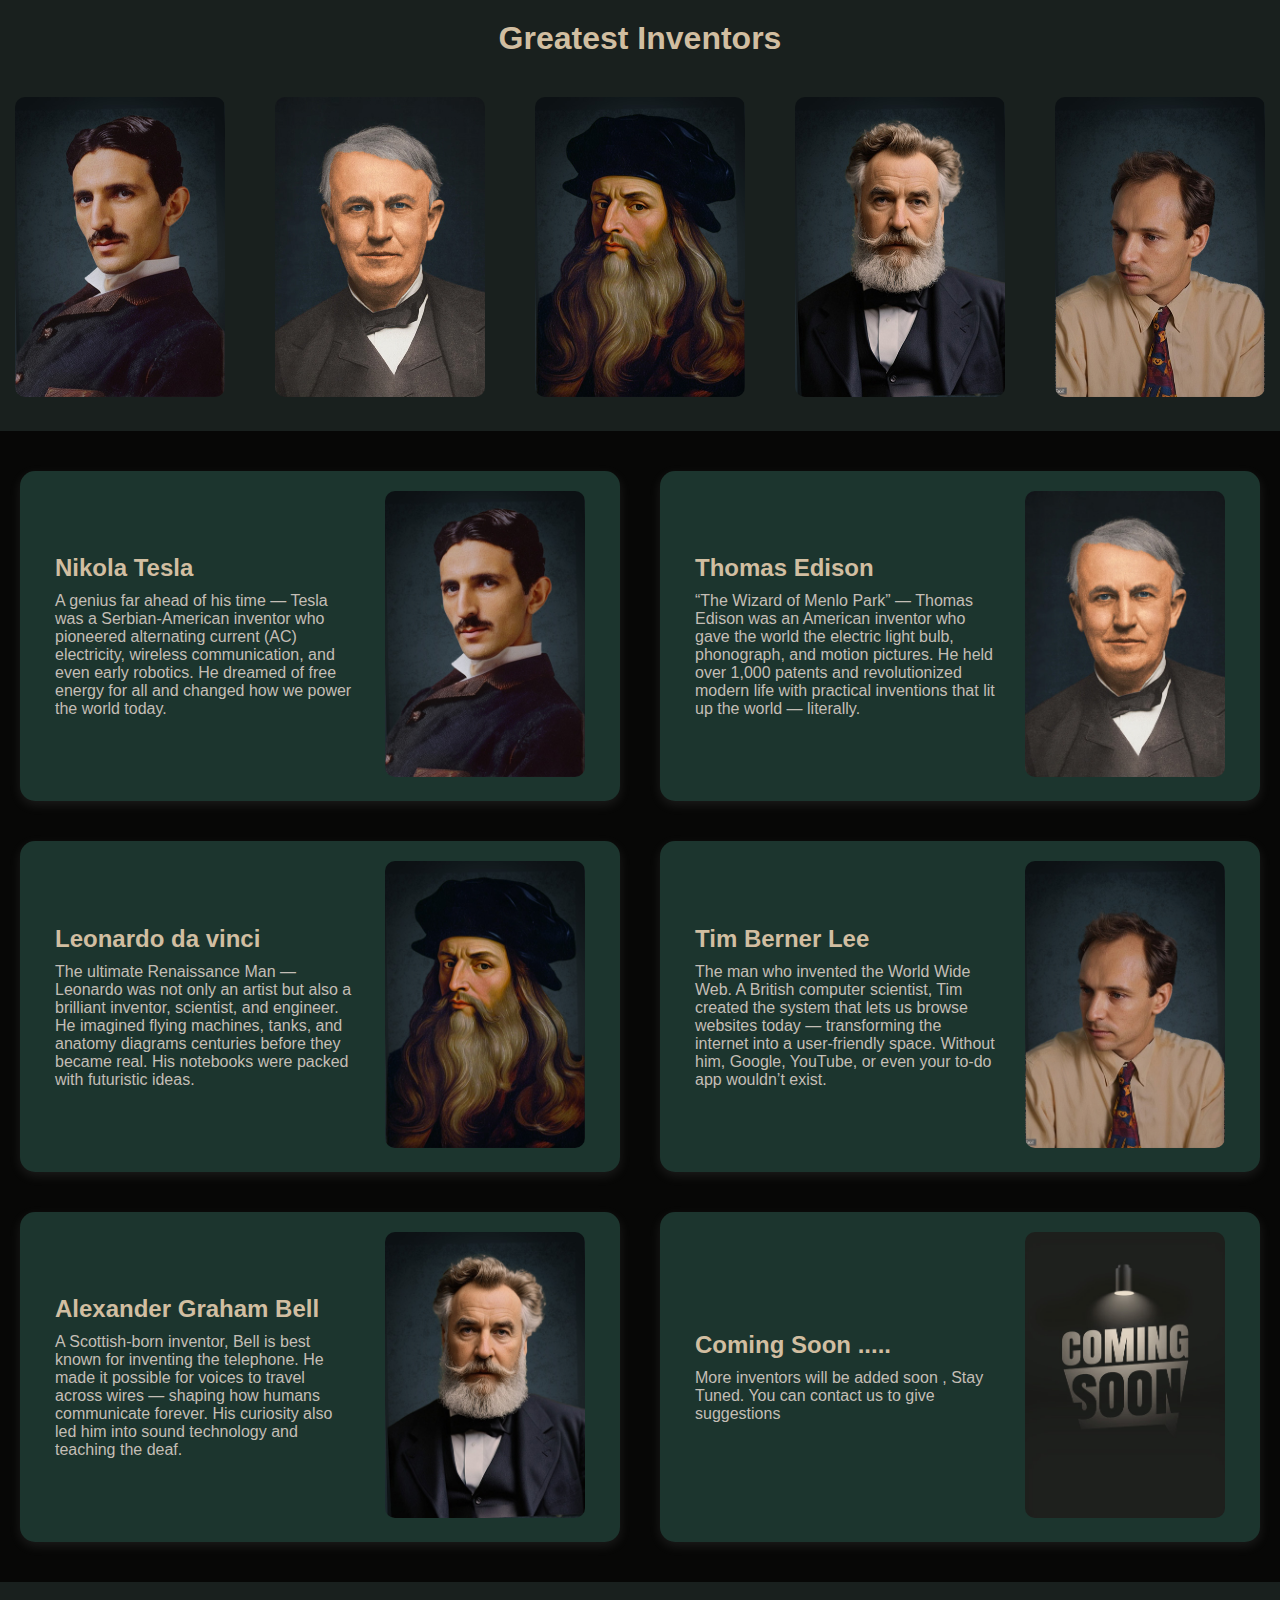
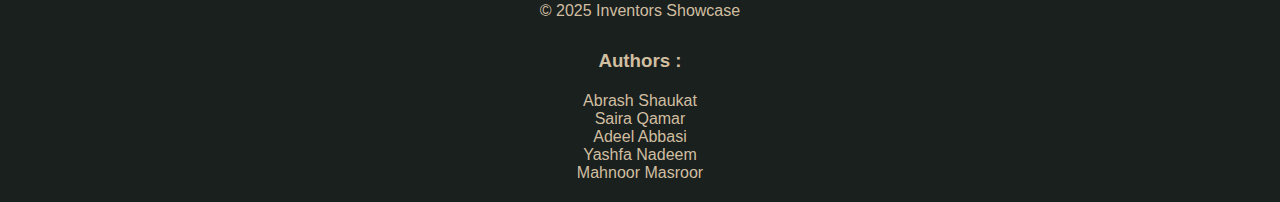
<file: index.html>
<!DOCTYPE html>
<html lang="en">
  <head>
    <meta charset="UTF-8" />
    <meta name="viewport" content="width=device-width, initial-scale=1.0" />
    <title>Inventors Showcase</title>
    <link rel="stylesheet" href="style.css" />
  </head>
  <body>
    <header>
      <h1>Greatest Inventors</h1>
    </header>

    <!-- Carousel -->

      <div class="gallery">
        <a href="#tesla"><img src="Potraits/tesla-potrait.jpg" alt="Nikola Tesla" /></a>
        <a href="#edison"><img src="Potraits/edison-potrait.jpg" alt="Albert Einstein" /></a>
        <a href="Leonardo/leonardo.html"><img src="Potraits/leonardo-potrait.jpg" alt="Thomas Edison" /></a>
        <a href="#bell"><img src="Potraits/bell-potrait.jpg" alt="Leonardo da Vinci" /></a>
        <a href="#tim"><img src="Potraits/tim-potrait.jpg" alt="Alexander Bell" /></a>
      </div>

    <!-- Inventors Grid -->
    <section class="inventors">
      <div class="inventor-card">
        <a href="#tesla" class="intro">
          <h2>Nikola Tesla</h2>
          <p>
            A genius far ahead of his time — Tesla was a Serbian-American
            inventor who pioneered alternating current (AC) electricity,
            wireless communication, and even early robotics. He dreamed of free
            energy for all and changed how we power the world today.
          </p>
        </a>
        <a href="#tesla"><img src="Potraits/tesla-potrait.jpg" alt="Nikola Tesla" /></a>
      </div>

      <div class="inventor-card">
        <a href="#tesla" class="intro">
          <h2>Thomas Edison</h2>
          <p>
            “The Wizard of Menlo Park” — Thomas Edison was an American inventor
            who gave the world the electric light bulb, phonograph, and motion
            pictures. He held over 1,000 patents and revolutionized modern life
            with practical inventions that lit up the world — literally.
          </p>
        </a>
        <a href="#tesla"><img src="Potraits/edison-potrait.jpg" alt="Nikola Tesla" /></a>
      </div>

      <div class="inventor-card">
        <a href="Leonardo/leonardo.html" class="intro">
          <h2>Leonardo da vinci</h2>
          <p>
            The ultimate Renaissance Man — Leonardo was not only an artist but
            also a brilliant inventor, scientist, and engineer. He imagined
            flying machines, tanks, and anatomy diagrams centuries before they
            became real. His notebooks were packed with futuristic ideas.
          </p>
        </a>
        <a href="Leonardo/leonardo.html"><img src="Potraits/leonardo-potrait.jpg" alt="Nikola Tesla" /></a>
      </div>

      <div class="inventor-card">
        <a href="#tesla" class="intro">
          <h2>Tim Berner Lee</h2>
          <p>
            The man who invented the World Wide Web. A British computer
            scientist, Tim created the system that lets us browse websites today
            — transforming the internet into a user-friendly space. Without him,
            Google, YouTube, or even your to-do app wouldn’t exist.
          </p>
        </a>
        <a href="#tesla"><img src="Potraits/tim-potrait.jpg" alt="Nikola Tesla" /></a>
      </div>

      <div class="inventor-card">
        <a href="#tesla" class="intro">
          <h2>Alexander Graham Bell</h2>
          <p>
            A Scottish-born inventor, Bell is best known for inventing the
            telephone. He made it possible for voices to travel across wires —
            shaping how humans communicate forever. His curiosity also led him
            into sound technology and teaching the deaf.
          </p>
        </a>
        <a href="#tesla"><img src="Potraits/bell-potrait.jpg" alt="Nikola Tesla" /></a>
      </div>

      <div class="inventor-card">
        <a href="#tesla" class="intro">
          <h2>Coming Soon .....</h2>
          <p>
            More inventors will be added soon , Stay Tuned. You can contact us
            to give suggestions
          </p>
        </a>
        <a href="#tesla"><img src="Potraits/soon.jpg" alt="Nikola Tesla" /></a>
      </div>

      <!-- Add more inventors similarly -->
    </section>

    <!-- Footer -->
    <footer>
      <p>© 2025 Inventors Showcase</p>
      <h3 style="text-align: center; margin-top: 30px; margin-bottom: 20px;">Authors : </h3>
      <div class="names">
        <p>Abrash Shaukat</p>
        <p>Saira Qamar</p>
        <p>Adeel Abbasi</p>
        <p>Yashfa Nadeem</p>
        <p>Mahnoor Masroor</p>
      </div>
    </footer>
  </body>
</html>
</file>
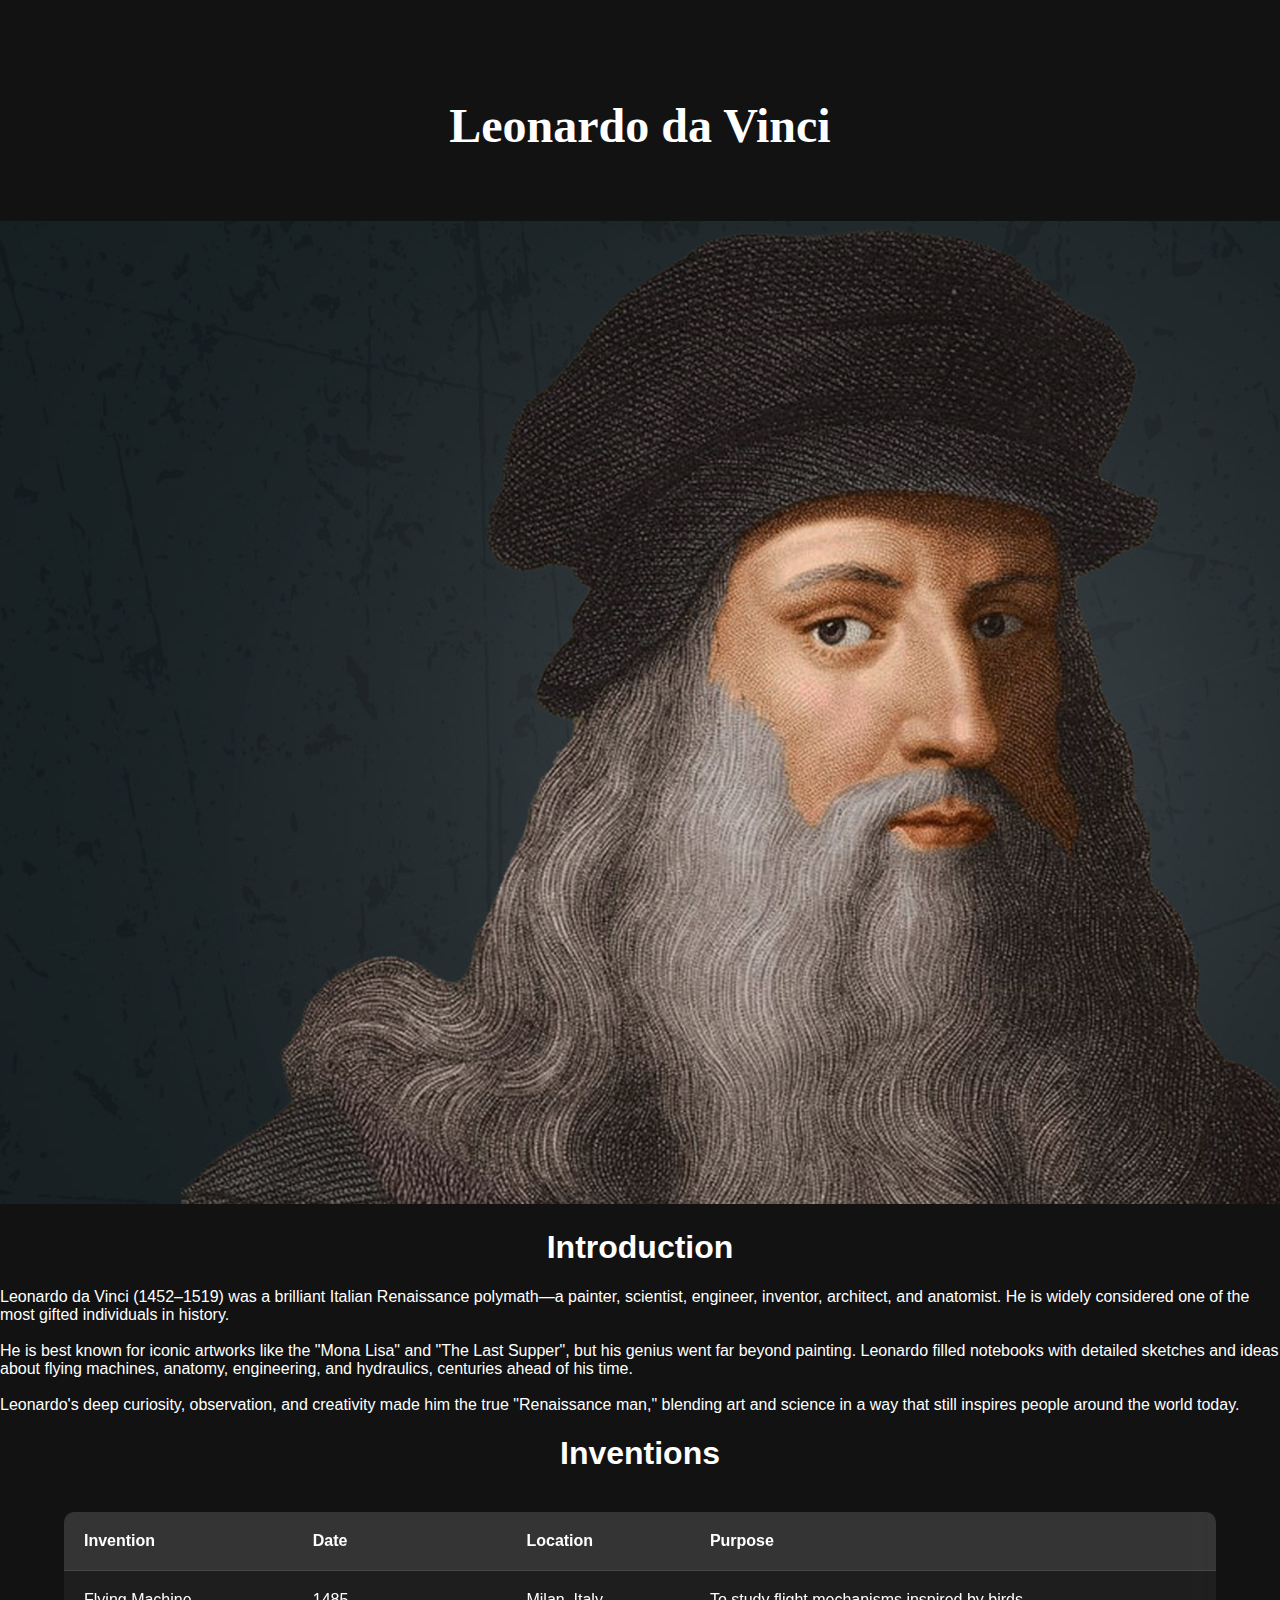
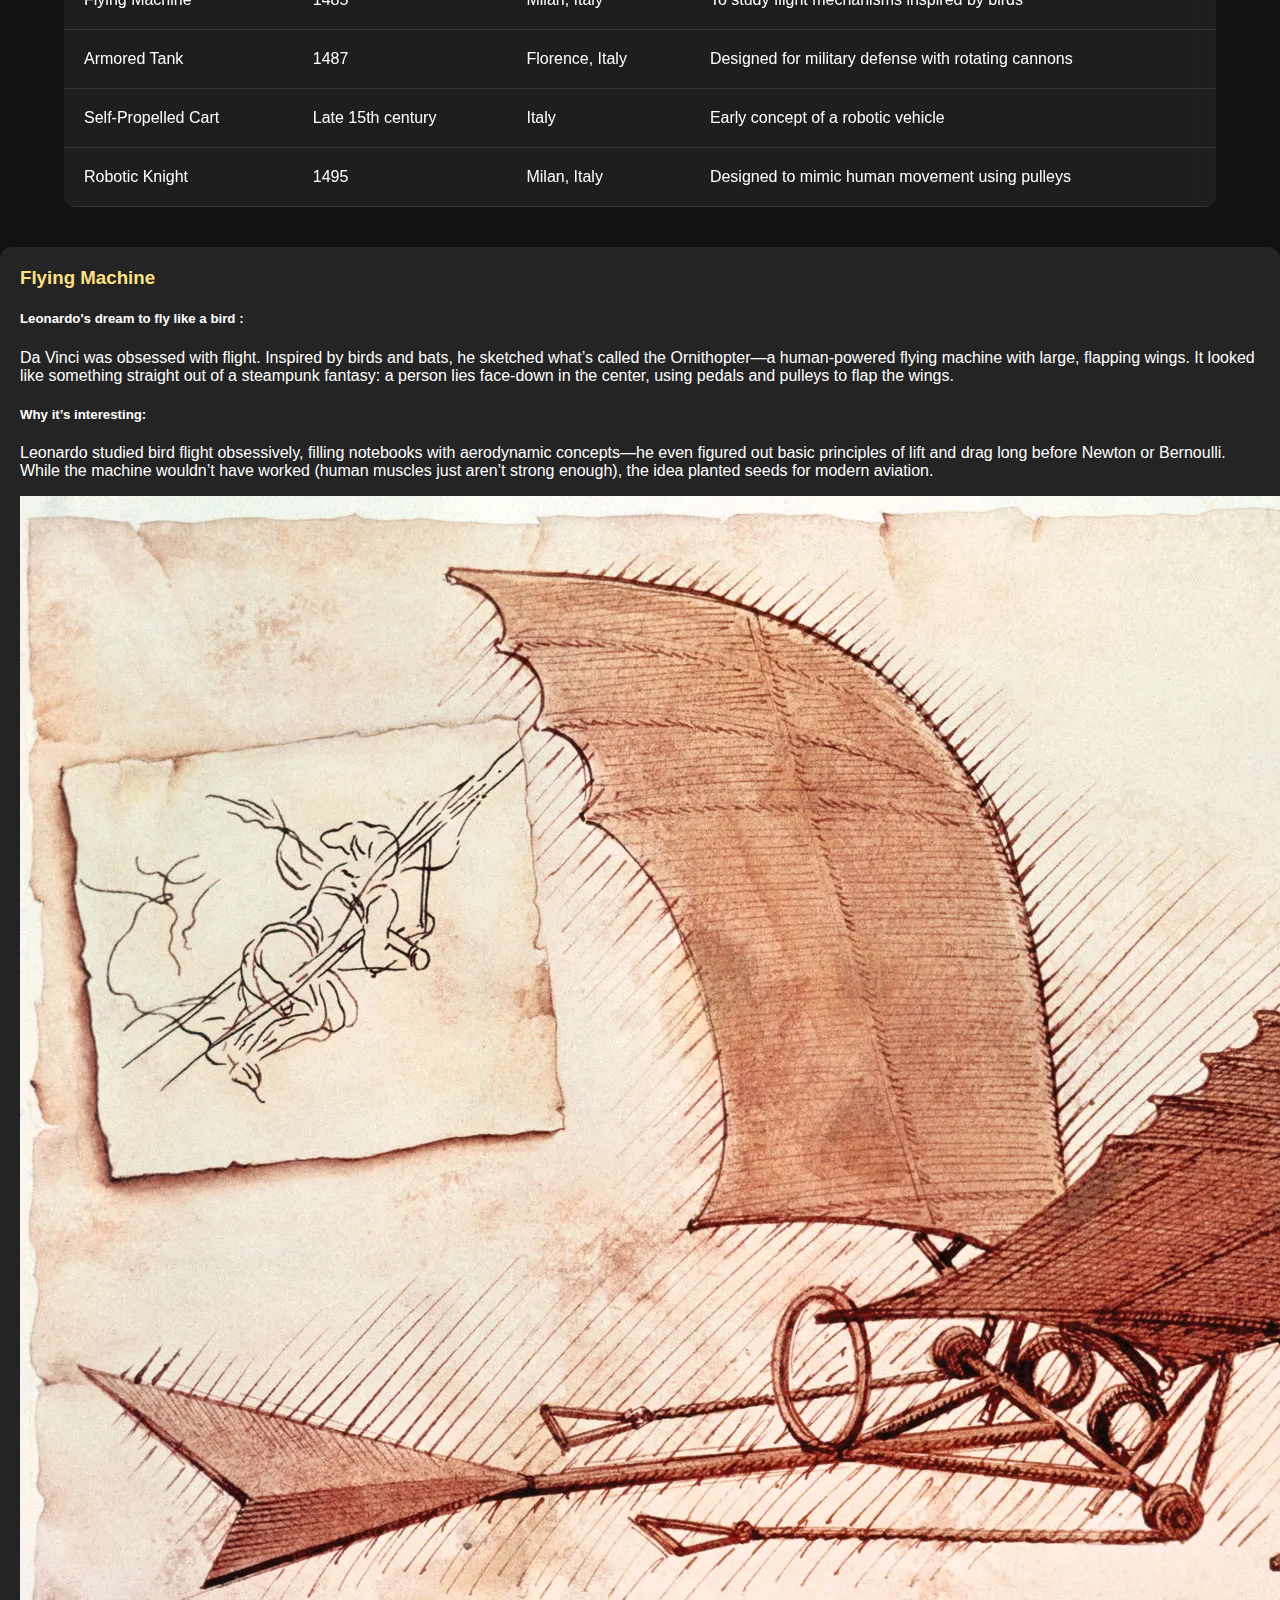
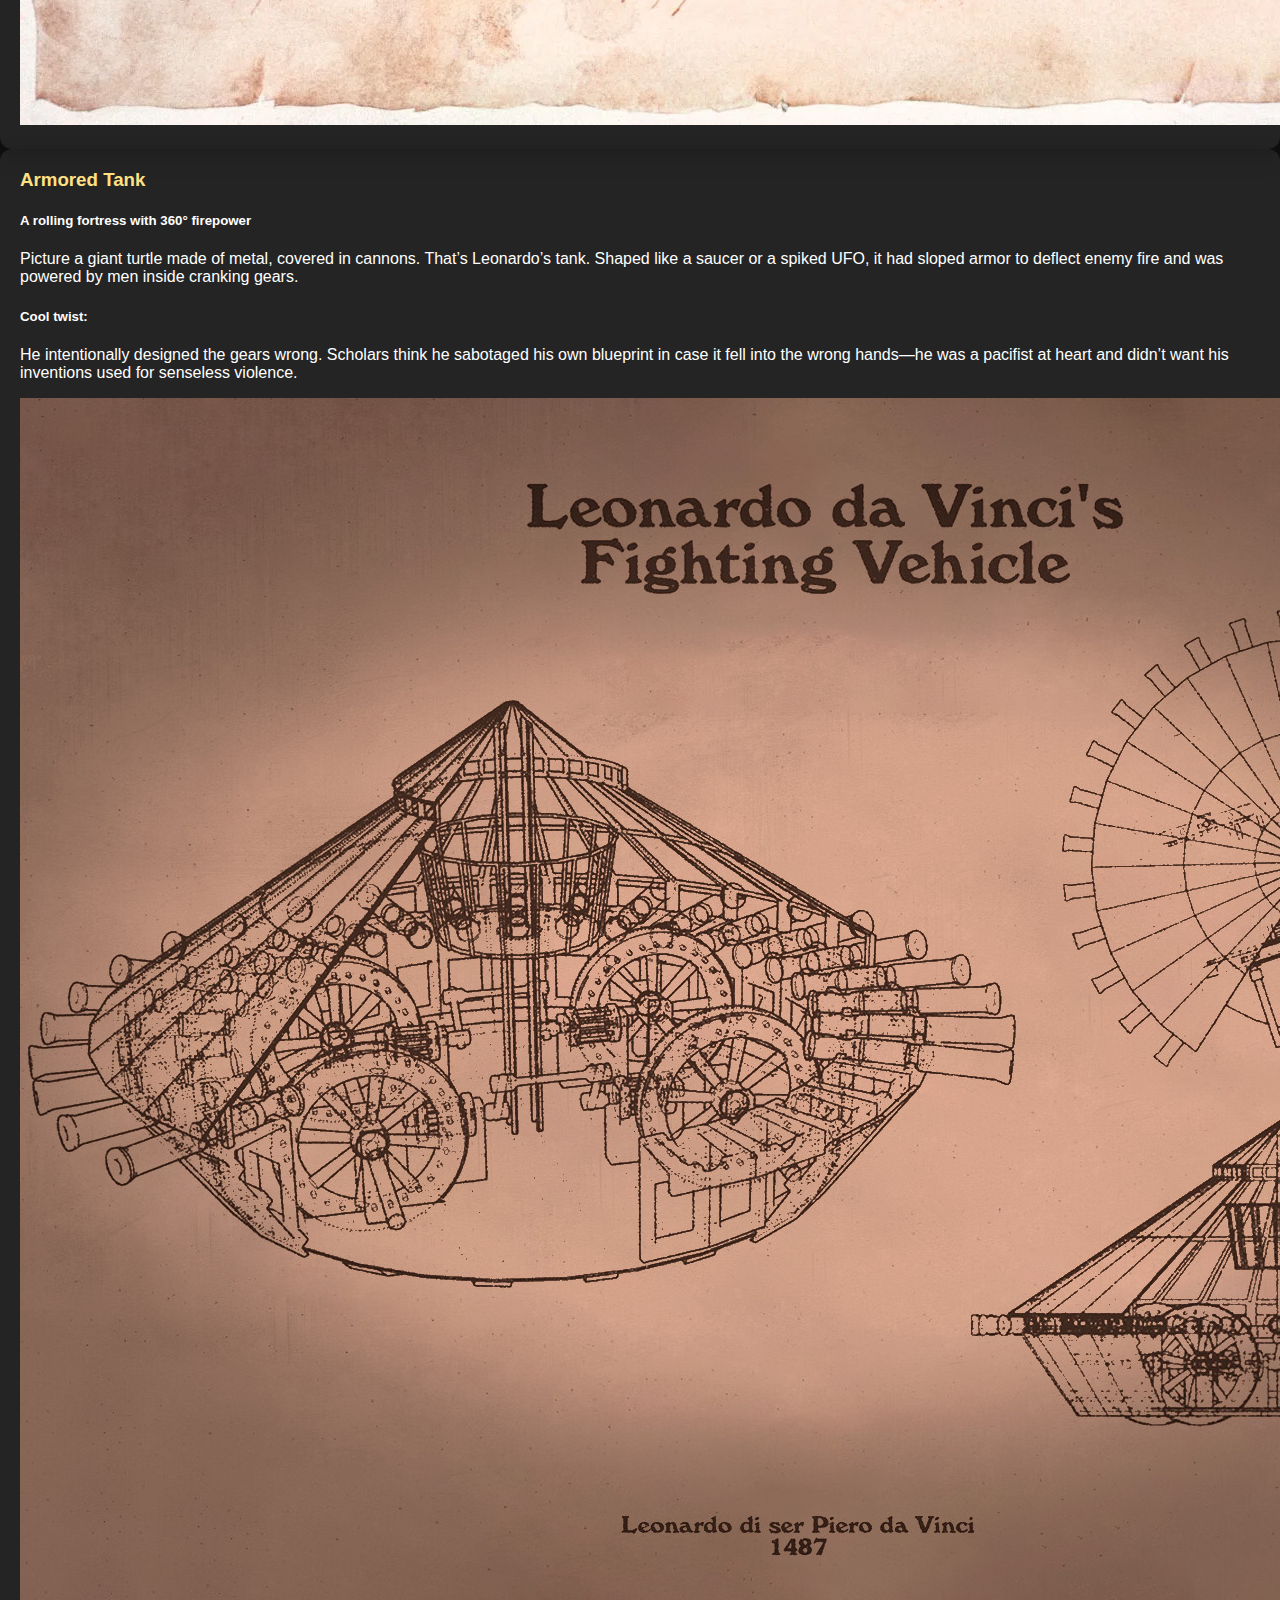
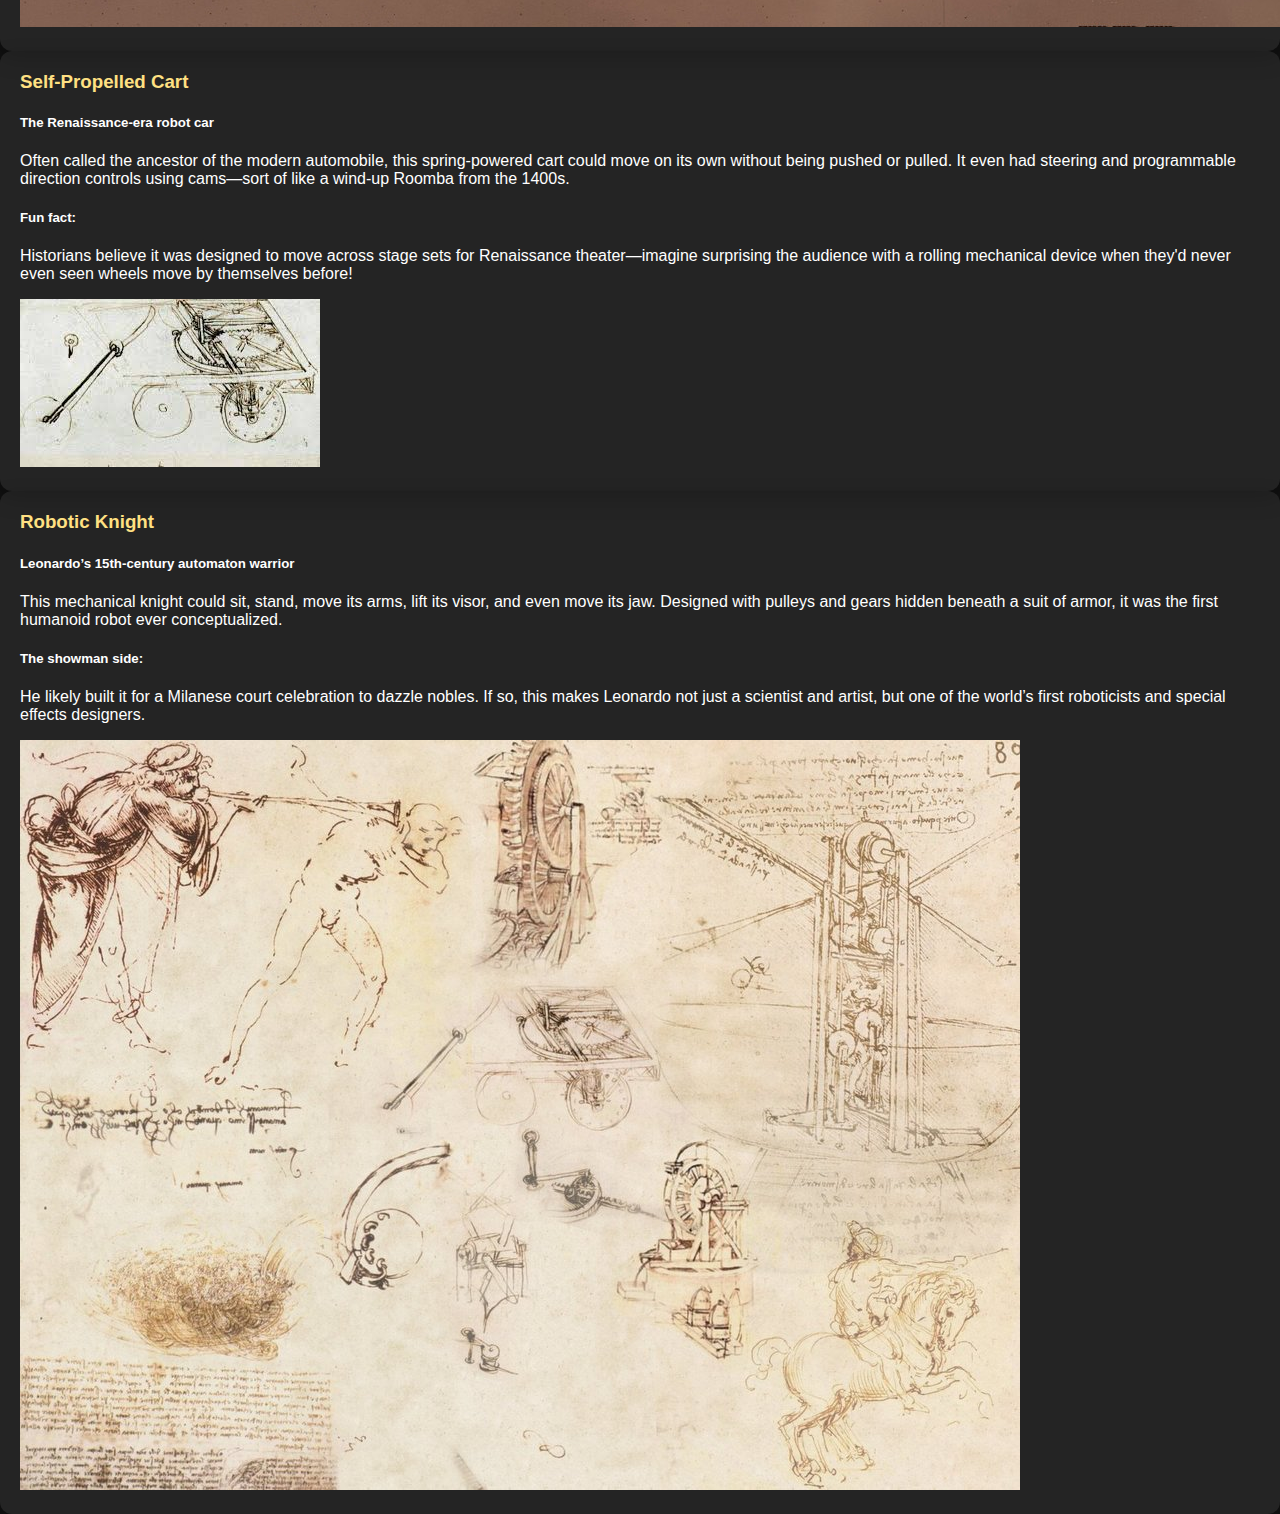
<file: Leonardo/leonardo.html>
<!DOCTYPE html>
<html lang="en">

<head>
  <meta charset="UTF-8" />
  <meta name="viewport" content="width=device-width, initial-scale=1.0" />
  <title>Leonardo da Vinci - Inventions</title>
  <link href="https://fonts.googleapis.com/css2?family=Poppins:wght@400;600&display=swap" rel="stylesheet" />
  <link rel="stylesheet" href="../inventors.css" />
</head>

<body>
  <div class="header">
    <p class="hero">Leonardo da Vinci</p>

    <img class="banner" src="leonardo.jpg" alt="Leonardo da Vinci" />
  </div>

  <div class="intro">  
    <h1 style="text-align: center">Introduction</h1>
  <p >Leonardo da Vinci (1452–1519) was a brilliant Italian Renaissance polymath—a painter, scientist, engineer,
    inventor, architect, and anatomist. He is widely considered one of the most gifted individuals in history.<br><br>

    He is best known for iconic artworks like the "Mona Lisa" and "The Last Supper", but his genius went far beyond
    painting. Leonardo filled notebooks with detailed sketches and ideas about flying machines, anatomy, engineering,
    and hydraulics, centuries ahead of his time.<br><br>

    Leonardo's deep curiosity, observation, and creativity made him the true "Renaissance man," blending art and science
    in a way that still inspires people around the world today.</p>
  </div>


  <h1 style="text-align: center">Inventions</h1>

  <table class="invention-table">
    <thead>
      <tr>
        <th>Invention</th>
        <th>Date</th>
        <th>Location</th>
        <th>Purpose</th>
      </tr>
    </thead>
    <tbody>
      <tr>
        <td>Flying Machine</td>
        <td>1485</td>
        <td>Milan, Italy</td>
        <td>To study flight mechanisms inspired by birds</td>
      </tr>
      <tr>
        <td>Armored Tank</td>
        <td>1487</td>
        <td>Florence, Italy</td>
        <td>Designed for military defense with rotating cannons</td>
      </tr>
      <tr>
        <td>Self-Propelled Cart</td>
        <td>Late 15th century</td>
        <td>Italy</td>
        <td>Early concept of a robotic vehicle</td>
      </tr>
      <tr>
        <td>Robotic Knight</td>
        <td>1495</td>
        <td>Milan, Italy</td>
        <td>Designed to mimic human movement using pulleys</td>
      </tr>
    </tbody>
  </table>

  <div class="cards">
    <div class="card">
      <div class="card-info">
        <h3>Flying Machine</h3>
        <div>
          <h5>Leonardo's dream to fly like a bird :</h5>
          <p>
            Da Vinci was obsessed with flight. Inspired by birds and bats, he
            sketched what’s called the Ornithopter—a human-powered flying
            machine with large, flapping wings. It looked like something
            straight out of a steampunk fantasy: a person lies face-down in
            the center, using pedals and pulleys to flap the wings.
          </p>
          <h5>Why it’s interesting:</h5>
          <p>
            Leonardo studied bird flight obsessively, filling notebooks with
            aerodynamic concepts—he even figured out basic principles of lift
            and drag long before Newton or Bernoulli. While the machine
            wouldn’t have worked (human muscles just aren’t strong enough),
            the idea planted seeds for modern aviation.
          </p>
        </div>
      </div>
      <img src="ornithoper.jpg" alt="Flying Machine" />
    </div>

    <div class="card">
      <div class="card-info">
        <h3>Armored Tank</h3>

        <div>
          <h5>A rolling fortress with 360° firepower</h5>
          <p>
            Picture a giant turtle made of metal, covered in cannons. That’s
            Leonardo’s tank. Shaped like a saucer or a spiked UFO, it had
            sloped armor to deflect enemy fire and was powered by men inside
            cranking gears.
          </p>
          <h5>Cool twist:</h5>
          <p>
            He intentionally designed the gears wrong. Scholars think he
            sabotaged his own blueprint in case it fell into the wrong
            hands—he was a pacifist at heart and didn’t want his inventions
            used for senseless violence.
          </p>
        </div>
      </div>
      <img src="armored-tank.jpg" alt="Flying Machine" />
    </div>

    <div class="card">
      <div class="card-info">
        <h3>Self-Propelled Cart</h3>
        <div>
          <h5>The Renaissance-era robot car</h5>
          <p>
            Often called the ancestor of the modern automobile, this
            spring-powered cart could move on its own without being pushed or
            pulled. It even had steering and programmable direction controls
            using cams—sort of like a wind-up Roomba from the 1400s.
          </p>
          <h5>Fun fact:</h5>
          <p>
            Historians believe it was designed to move across stage sets for
            Renaissance theater—imagine surprising the audience with a rolling
            mechanical device when they'd never even seen wheels move by
            themselves before!
          </p>
        </div>
      </div>
      <img src="car.jpg" alt="Flying Machine" />
    </div>

    <div class="card">
      <div class="card-info">
        <h3>Robotic Knight</h3>
        <div>
          <h5>Leonardo’s 15th-century automaton warrior</h5>
          <p>
            This mechanical knight could sit, stand, move its arms, lift its
            visor, and even move its jaw. Designed with pulleys and gears
            hidden beneath a suit of armor, it was the first humanoid robot
            ever conceptualized.
          </p>
          <h5>The showman side:</h5>
          <p>
            He likely built it for a Milanese court celebration to dazzle
            nobles. If so, this makes Leonardo not just a scientist and
            artist, but one of the world’s first roboticists and special
            effects designers.
          </p>
        </div>
      </div>
      <img src="robot.jpg" alt="Flying Machine" />
    </div>
  </div>
</body>

</html>
</file>
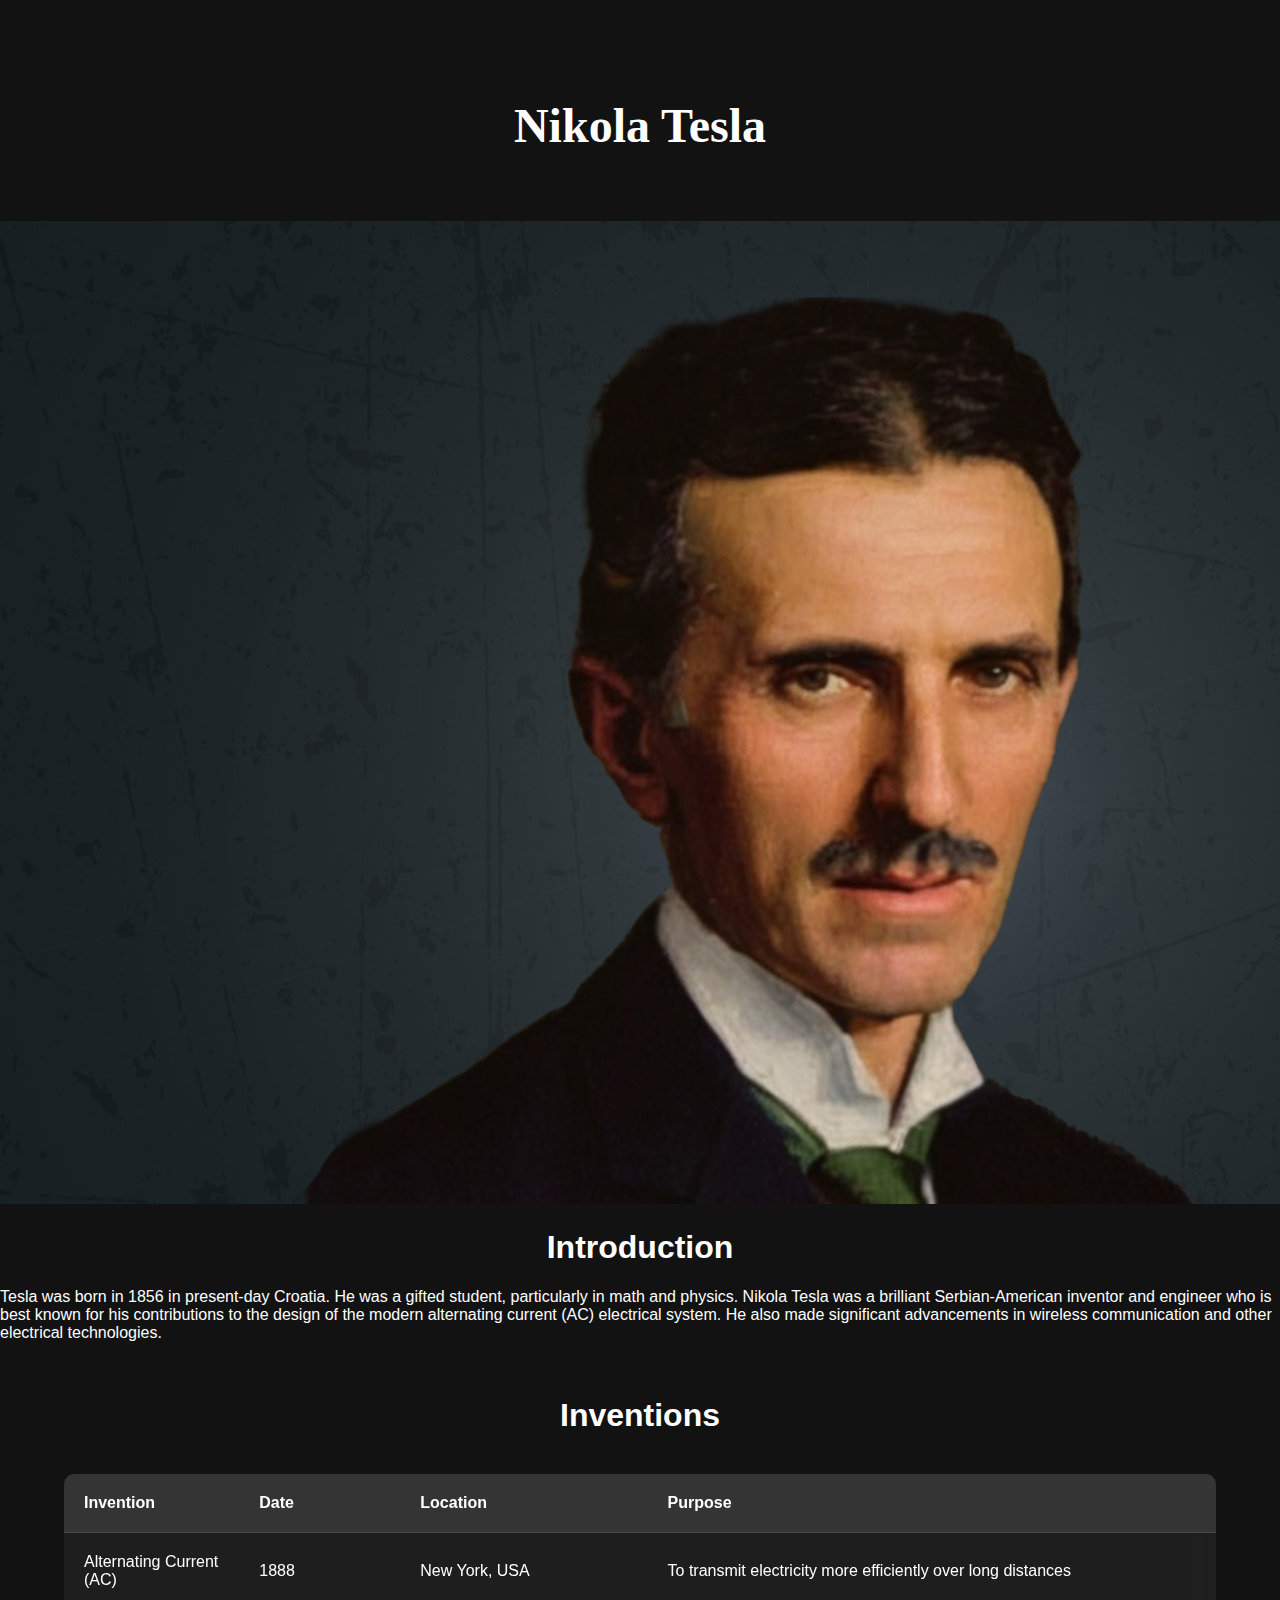
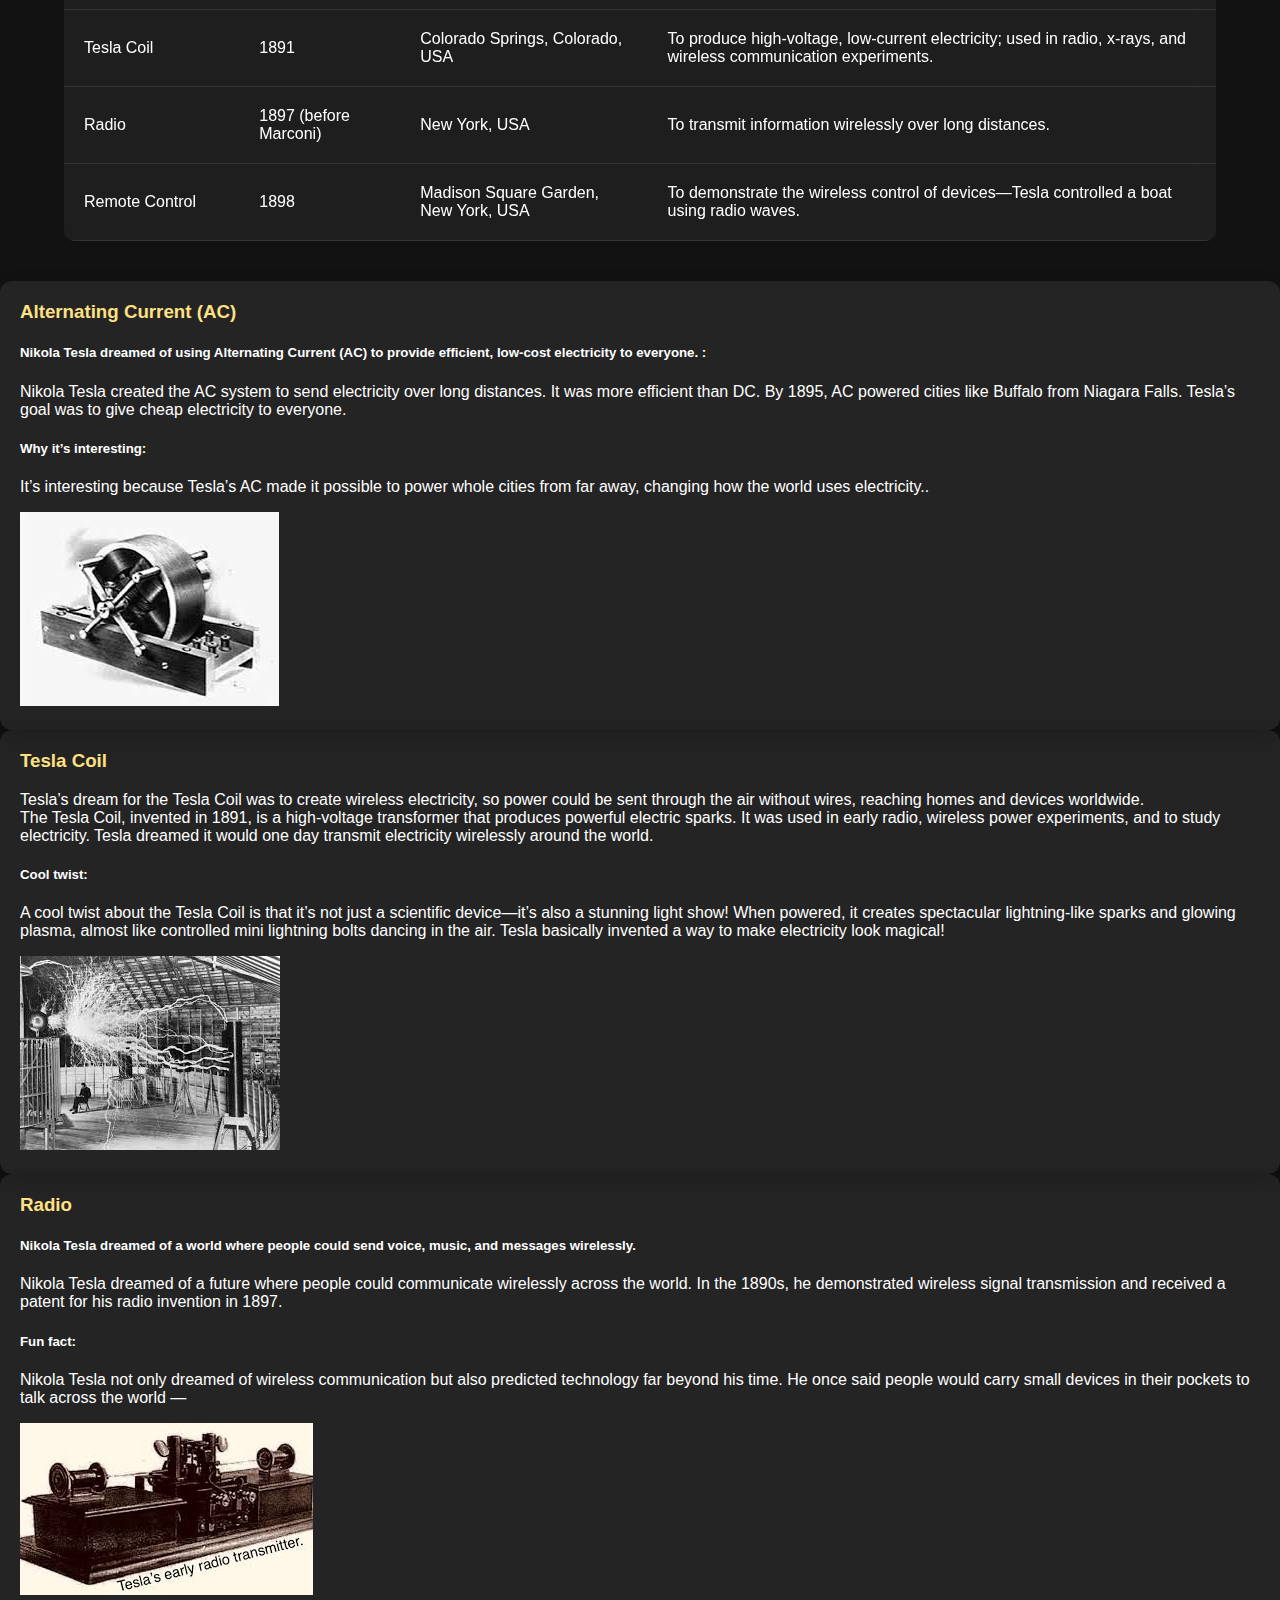
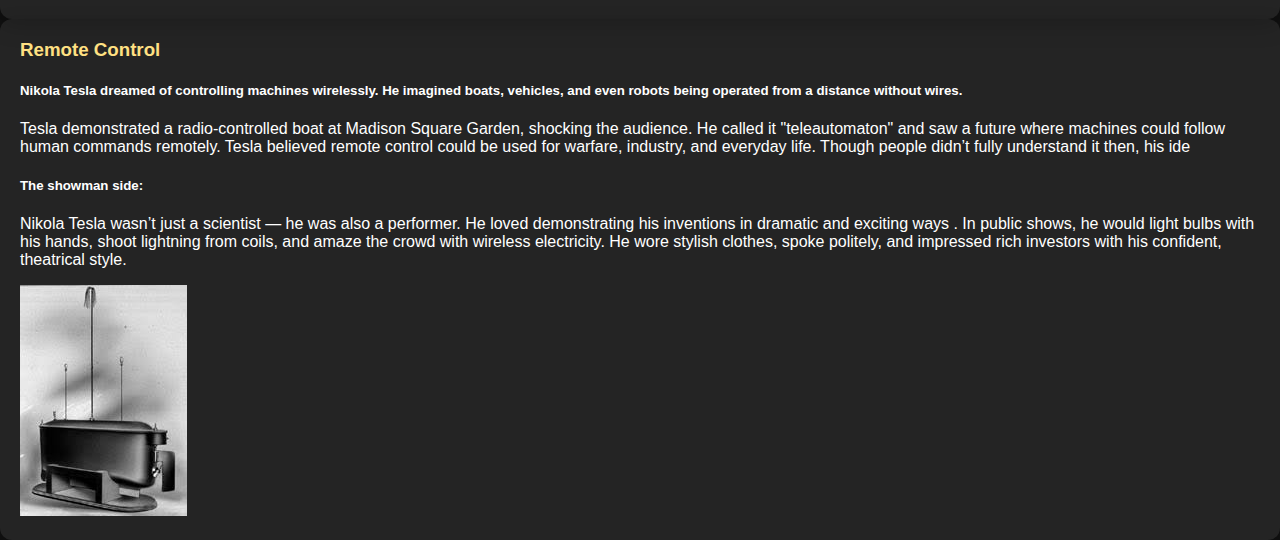
<file: Tesla/tesla.html>
<!DOCTYPE html>
<html lang="en">

<head>
  <meta charset="UTF-8" />
  <meta name="viewport" content="width=device-width, initial-scale=1.0" />
  <title>Leonardo da Vinci - Inventions</title>
  <link href="https://fonts.googleapis.com/css2?family=Poppins:wght@400;600&display=swap" rel="stylesheet" />
  <link rel="stylesheet" href="../inventors.css" />
</head>

<body>
  <div class="header">
    <p class="hero">Nikola Tesla</p>

    <img class="banner" src="tesla.jpg" alt="Leonardo da Vinci" />
  </div>
  <div class="intro">
    <h1 style="text-align: center">Introduction</h1>
    <p>Tesla was born in 1856 in present-day Croatia. He was a gifted student, particularly in math and physics. Nikola
      Tesla was a brilliant Serbian-American inventor and engineer who is best known for his contributions to the design
      of the modern alternating current (AC) electrical system. He also made significant advancements in wireless
      communication and other electrical technologies.</p>
      
  </div>

  <h1 style="text-align: center">Inventions</h1>

  <table class="invention-table">
    <thead>
      <tr>
        <th>Invention</th>
        <th>Date</th>
        <th>Location</th>
        <th>Purpose</th>
      </tr>
    </thead>
    <tbody>
      <tr>
        <td>Alternating Current (AC)</td>
        <td>1888
        </td>
        <td> New York, USA
        </td>
        <td>To transmit electricity more efficiently over long distances </td>
      </tr>
      <tr>
        <td>Tesla Coil
        </td>
        <td>1891
        </td>
        <td>Colorado Springs, Colorado, USA
        </td>
        <td>To produce high-voltage, low-current electricity; used in radio, x-rays, and wireless communication
          experiments.
        </td>
      </tr>
      <tr>
        <td> Radio </td>
        <td> 1897 (before Marconi)
        </td>
        <td>New York, USA
        </td>
        <td>To transmit information wirelessly over long distances.
        </td>
      </tr>
      <tr>
        <td>Remote Control</td>
        <td>1898
        </td>
        <td> Madison Square Garden, New York, USA
        </td>
        <td>To demonstrate the wireless control of devices—Tesla controlled a boat using radio waves.
        </td>
      </tr>
    </tbody>
  </table>

  <div class="cards">
    <div class="card">
      <div class="card-info">
        <h3>Alternating Current (AC)</h3>
        <div>
          <h5>Nikola Tesla dreamed of using Alternating Current (AC) to provide efficient, low-cost
            electricity to everyone. :</h5>
          <p>
            Nikola Tesla created the AC system to send electricity
            over long distances. It was more efficient than DC.
            By 1895, AC powered cities like Buffalo from Niagara Falls.
            Tesla’s goal was to give cheap electricity to everyone.
          </p>
          <h5>Why it’s interesting:</h5>
          <p>
            It’s interesting because Tesla’s AC made it possible to
            power whole cities from far away, changing how the world
            uses electricity..
          </p>
        </div>
      </div>
      <img src="alternating current.jpg" alt="alternating current" />
    </div>

    <div class="card">
      <div class="card-info">
        <h3>Tesla Coil</h3>

        <div>
          <p>Tesla’s dream for the Tesla Coil was to create wireless electricity, so power could be sent through the
            air without wires, reaching homes and devices worldwide. <br>
            The Tesla Coil, invented in 1891,
            is a high-voltage transformer that produces powerful electric sparks. It was used in early radio, wireless
            power experiments, and to study electricity. Tesla dreamed it would one day transmit electricity wirelessly
            around the world.
          </p>
          <h5>Cool twist:</h5>
          <p>
            A cool twist about the Tesla Coil is that
            it’s not just a scientific device—it’s also a stunning light show! When powered, it creates spectacular
            lightning-like sparks and glowing plasma, almost like controlled mini lightning bolts dancing in the air.
            Tesla basically invented a way to make electricity look magical!
          </p>
        </div>
      </div>
      <img src="tesla coil.jpg" alt="tesla coil" />
    </div>

    <div class="card">
      <div class="card-info">
        <h3>Radio</h3>
        <div>
          <h5>Nikola Tesla dreamed of a world where people could send voice, music, and messages wirelessly.
          </h5>
          <p>
            Nikola Tesla dreamed of a future where people could communicate wirelessly across the world. In the 1890s,
            he demonstrated wireless
            signal transmission and received a patent for his radio invention in 1897.
          </p>
          <h5>Fun fact:</h5>
          <p>
            Nikola Tesla not only dreamed of wireless
            communication but also predicted technology far beyond his time. He once said people would carry small
            devices in their pockets to talk across the world —
          </p>
        </div>
      </div>
      <img src="radio.jpg" alt="radio" />
    </div>

    <div class="card">
      <div class="card-info">
        <h3>Remote Control</h3>
        <div>
          <h5>Nikola Tesla dreamed of controlling machines wirelessly.
            He imagined boats, vehicles, and even robots being operated from a distance without wires.
          </h5>
          <p>
            Tesla demonstrated a radio-controlled boat at Madison
            Square Garden, shocking the audience.
            He called it "teleautomaton" and saw a future where machines could follow human commands remotely.
            Tesla believed remote control could be used for warfare, industry, and everyday life. Though people didn’t
            fully understand it then, his ide
          </p>
          <h5>The showman side:</h5>
          <p>
          Nikola Tesla wasn’t just a scientist — he was also a performer. He loved demonstrating his inventions in
          dramatic and exciting ways
          . In public shows, he would light bulbs with his hands, shoot lightning from coils, and amaze the crowd with
          wireless electricity.

          He wore stylish clothes, spoke politely, and impressed rich investors with his confident, theatrical style.
        </p>
        </div>
      </div>
      <img src="remote control.jpg" alt="remote control" />
    </div>
  </div>
</body>

</html>
</file>
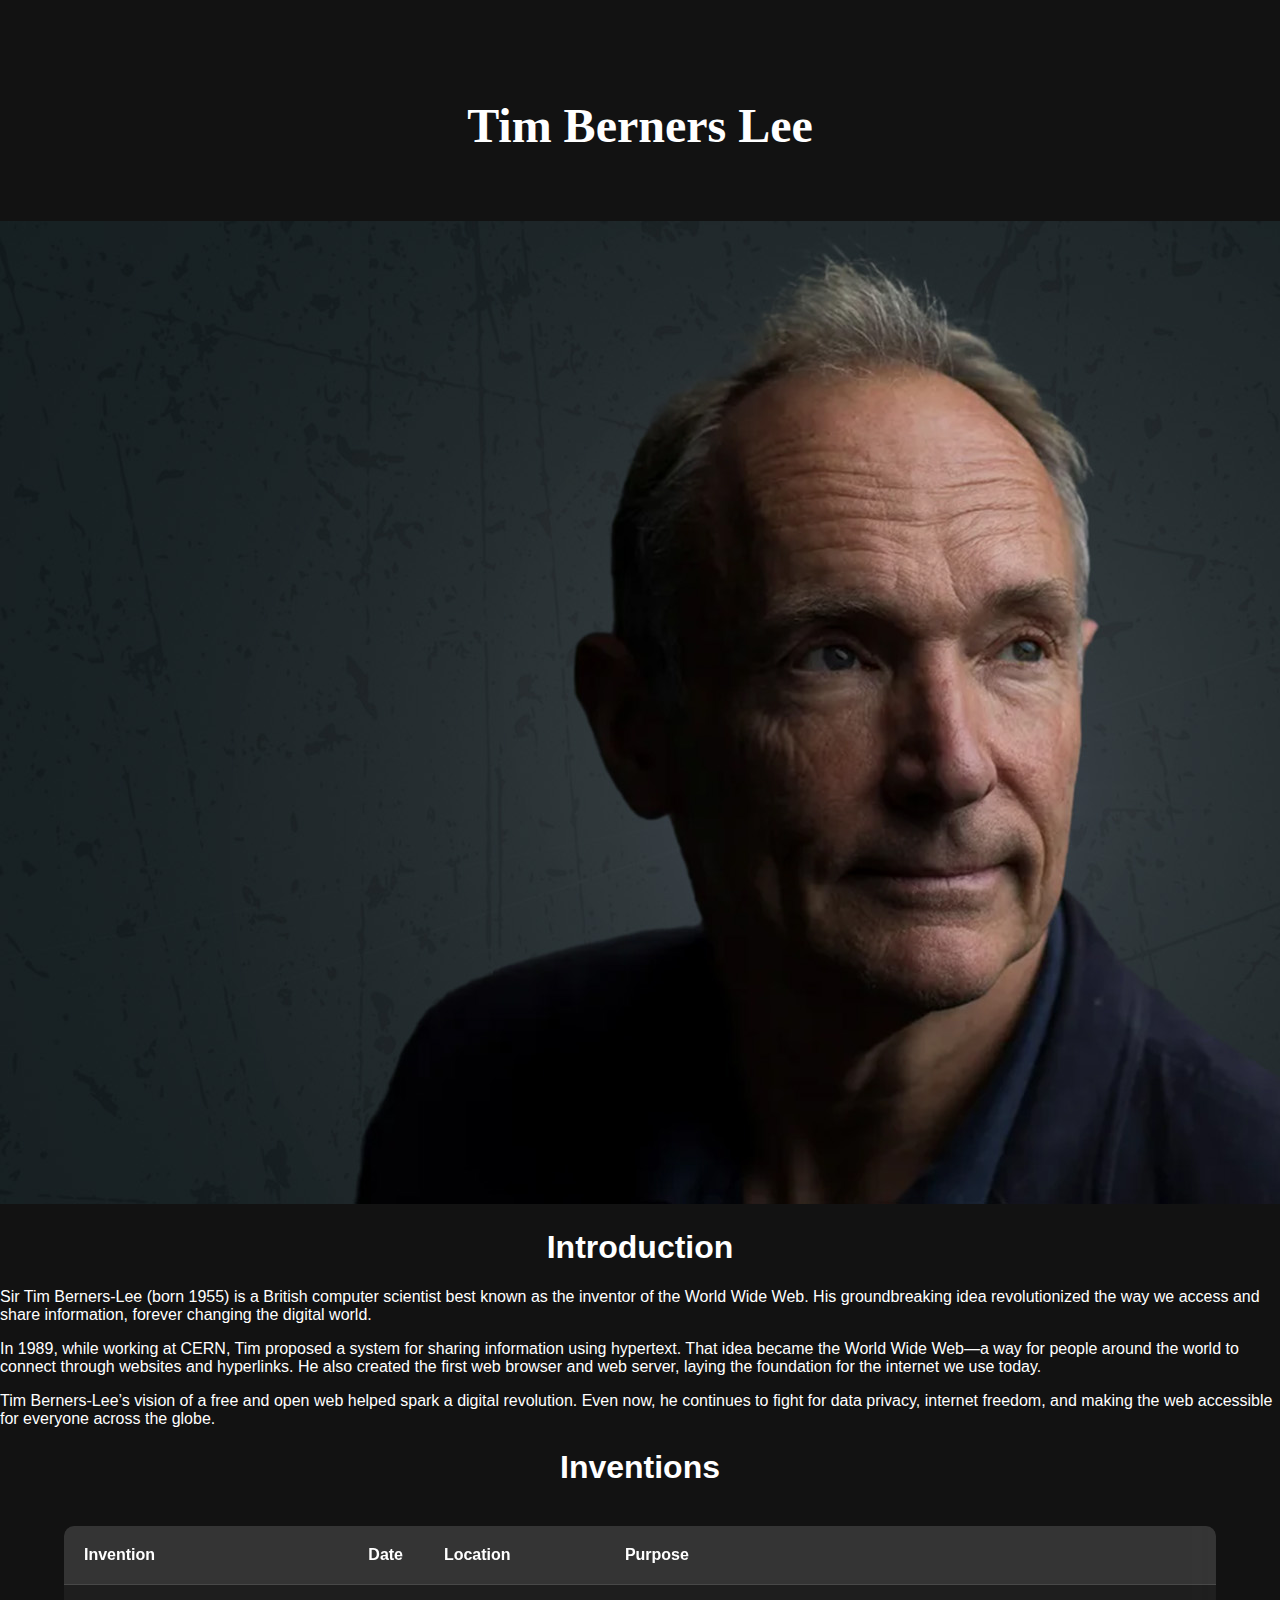
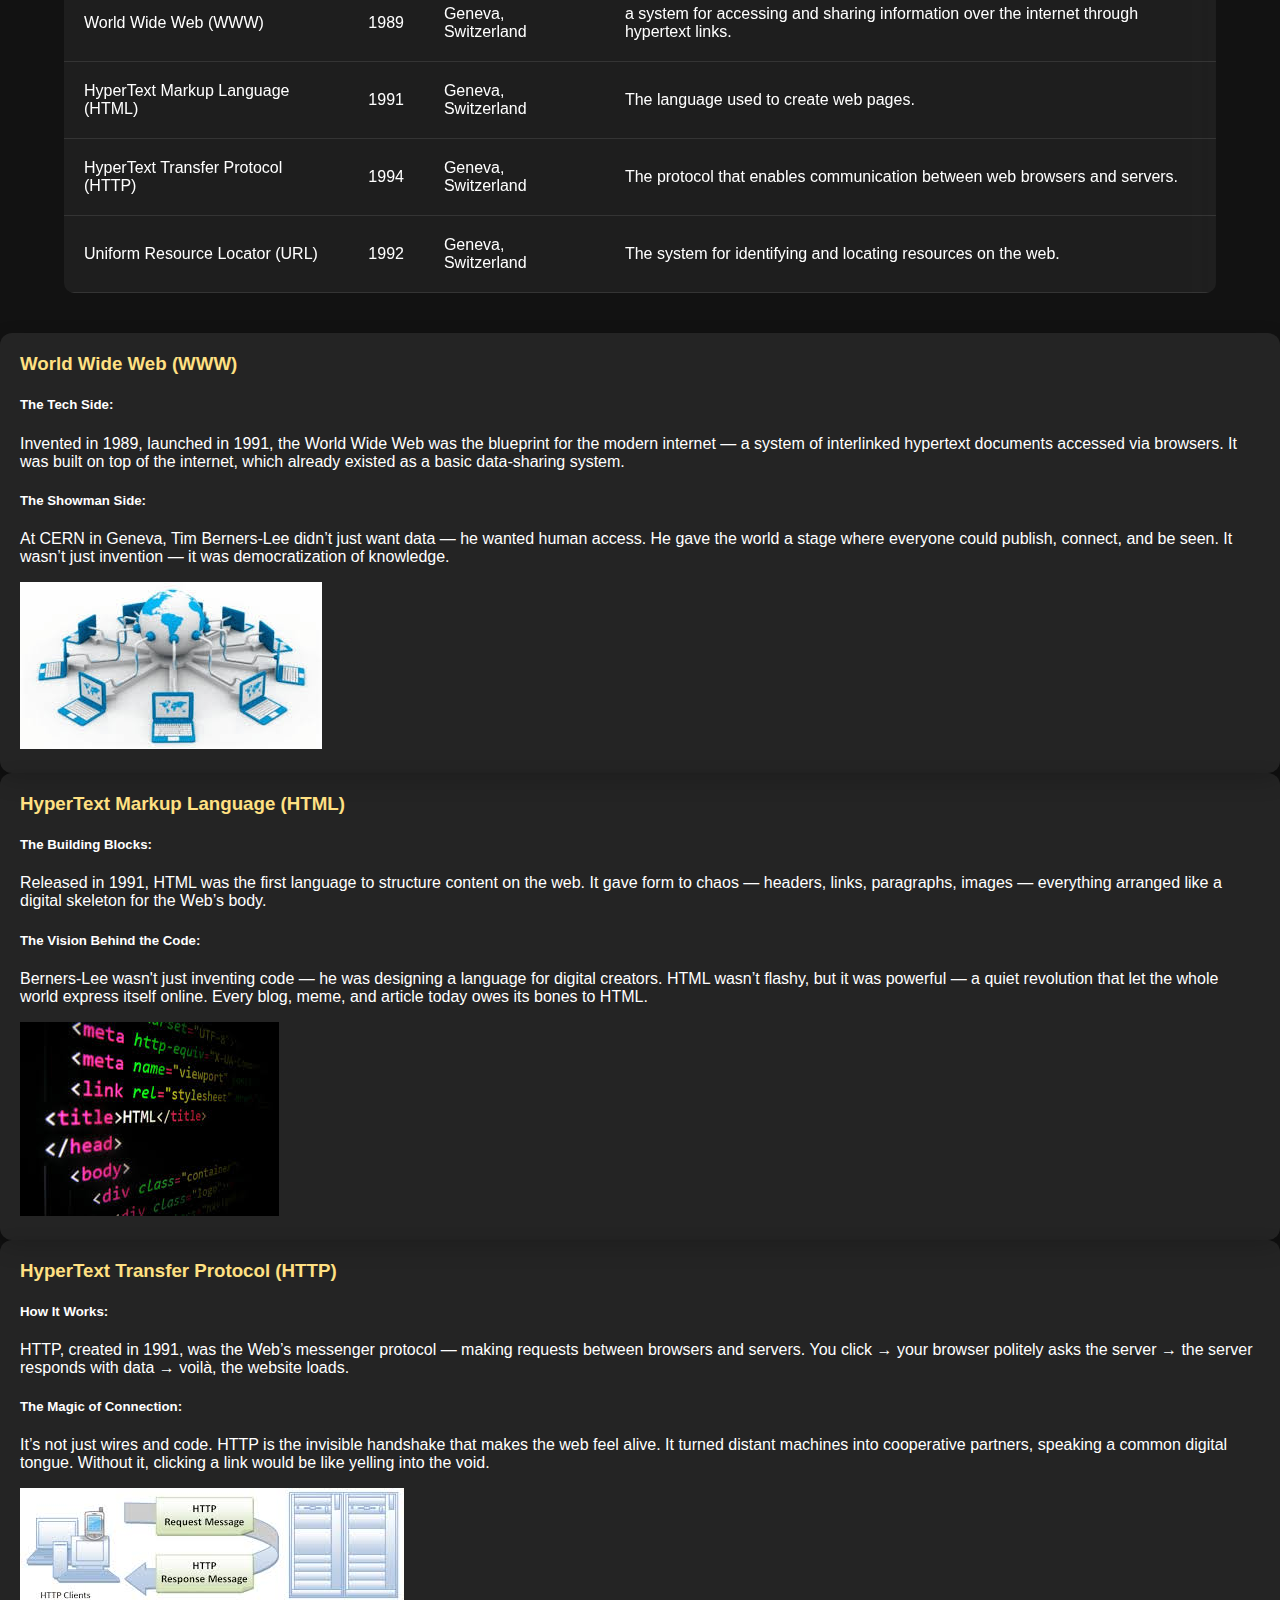
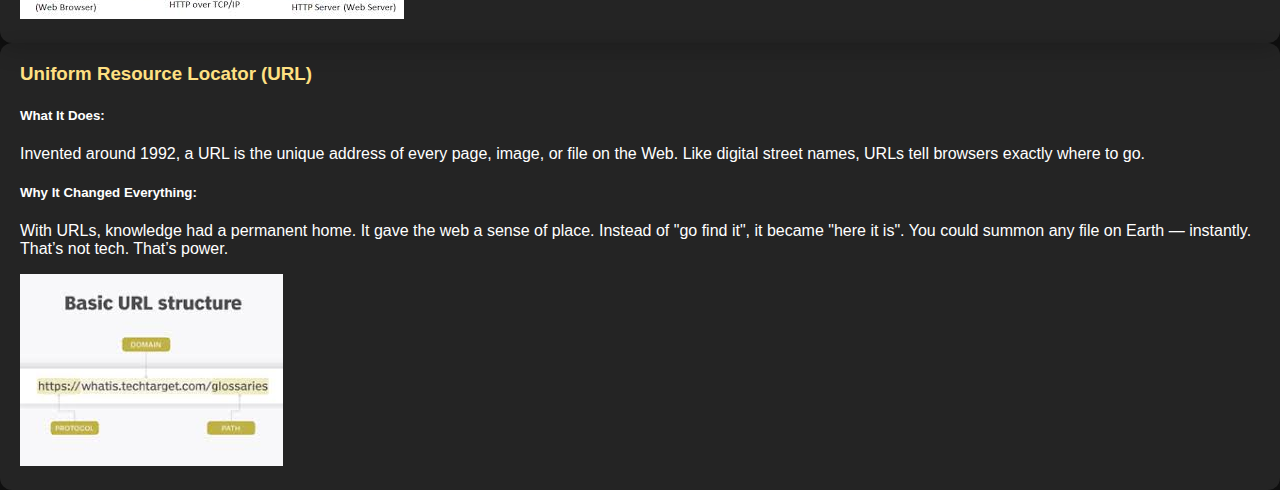
<file: Tim/tim.html>
<!DOCTYPE html>
<html lang="en">
  <head>
    <meta charset="UTF-8" />
    <meta name="viewport" content="width=device-width, initial-scale=1.0" />
    <title>Leonardo da Vinci - Inventions</title>
    <link
      href="https://fonts.googleapis.com/css2?family=Poppins:wght@400;600&display=swap"
      rel="stylesheet"
    />
    <link rel="stylesheet" href="../inventors.css" />
  </head>

  <body>
    <div class="header">
      <p class="hero">Tim Berners Lee</p>

      <img class="banner" src="tim.jpg" alt="Tim Berners-Lee" />
    </div>
    <div class="intro">
  <h1 style="text-align: center;">Introduction</h1>
  <p>
    Sir Tim Berners-Lee (born 1955) is a British computer scientist best known as the inventor of the World Wide Web. 
    His groundbreaking idea revolutionized the way we access and share information, forever changing the digital world.
  </p>
  <p>
    In 1989, while working at CERN, Tim proposed a system for sharing information using hypertext.
     That idea became the  World Wide Web—a way for people around the world to connect through websites and hyperlinks.
      He also created the first web browser and web server, laying the foundation for the internet we use today.
  </p>
  <p>
    Tim Berners-Lee’s vision of a free and open web helped spark a digital revolution. Even now, he continues to fight 
    for data privacy, internet freedom, and making the web accessible for everyone across the globe.
  </p>
</div>


    <h1 style="text-align: center">Inventions</h1>

    <table class="invention-table">
      <thead>
        <tr>
          <th>Invention</th>
          <th>Date</th>
          <th>Location</th>
          <th>Purpose</th>
        </tr>
      </thead>
      <tbody>
        <tr>
          <td>World Wide Web (WWW)</td>
          <td>1989</td>
          <td>Geneva, Switzerland</td>
          <td>a system for accessing and sharing information over the internet through hypertext links. </td>
        </tr>
        <tr>
          <td>HyperText Markup Language (HTML)</td>
          <td>1991</td>
          <td>Geneva, Switzerland</td>
          <td>The language used to create web pages. </td>
        </tr>
        <tr>
          <td>HyperText Transfer Protocol (HTTP)</td>
          <td>1994 </td>
          <td>Geneva, Switzerland</td>
          <td> The protocol that enables communication between web browsers and servers. </td>
        </tr>
        <tr>
          <td>Uniform Resource Locator (URL)</td>
          <td>1992</td>
          <td>Geneva, Switzerland</td>
          <td>The system for identifying and locating resources on the web. </td>
        </tr>
      </tbody>
    </table>

    <div class="cards">
      <div class="card">
        <div class="card-info">
          <h3>World Wide Web (WWW)</h3>
          <div>
            <h5>The Tech Side:</h5>
            <p>Invented in 1989, launched in 1991, the World Wide Web was the blueprint for the modern
               internet — a system of interlinked hypertext documents accessed via browsers.
                It was built on top of the internet, which already existed as a basic data-sharing system.
            </p>
            <h5>The Showman Side:</h5>
            <p>
             At CERN in Geneva, Tim Berners-Lee didn’t just want data — he wanted human access.
             He gave the world a stage where everyone could publish, connect, and be seen.
              It wasn’t just invention — it was democratization of knowledge.
            </p>
          </div>
        </div>
        <img src="www.jpeg" alt="www" />
      </div>

      <div class="card">
        <div class="card-info">
          <h3>HyperText Markup Language (HTML)</h3>

          <div>
            <h5>The Building Blocks:</h5>
            <p>
              Released in 1991, HTML was the first language to structure content on the web.
               It gave form to chaos — headers, links, paragraphs, images — everything arranged
                like a digital skeleton for the Web’s body.
            </p>
            <h5>The Vision Behind the Code:</h5>
            <p>
             Berners-Lee wasn't just inventing code — he was designing a language for digital creators.
              HTML wasn’t flashy, but it was powerful — a quiet revolution that let the whole world express itself online.
               Every blog, meme, and article today owes its bones to HTML.
            </p>
          </div>
        </div>
        <img src="html.jpeg" alt="html" />
      </div>

      <div class="card">
        <div class="card-info">
          <h3>HyperText Transfer Protocol (HTTP)</h3>
          <div>
            <h5>How It Works:</h5>
            <p>
              HTTP, created in 1991, was the Web’s messenger protocol — making requests between browsers and servers.
You click → your browser politely asks the server → the server responds with data → voilà, the website loads.
            </p>
            <h5> The Magic of Connection:</h5>
            <p>
             It’s not just wires and code. HTTP is the invisible handshake that makes the web feel alive.
              It turned distant machines into cooperative partners, speaking a common digital tongue.
               Without it, clicking a link would be like yelling into the void.
            </p>
          </div>
        </div>
        <img src="http.jpeg" alt="http" />
      </div>

      <div class="card">
        <div class="card-info">
          <h3>Uniform Resource Locator (URL)</h3>
          <div>
            <h5>What It Does:</h5>
            <p>
             Invented around 1992, a URL is the unique address of every page, image, or file on the Web.
              Like digital street names, URLs tell browsers exactly where to go.
            </p>
            <h5>Why It Changed Everything:</h5>
            <p>
             With URLs, knowledge had a permanent home. It gave the web a sense of place.
              Instead of "go find it", it became "here it is". You could summon any file on Earth — instantly.
               That’s not tech. That’s power.


            </p>
          </div>
        </div>
        <img src="url.jpeg" alt="url" />
      </div>
    </div>
  </body>
</html>
</file>
<file: style.css>
/* bg : #070706;
text #d1bea1
para #c4beb6;
card bg #1c352e
card bg hover #344130
grey : #19201e */


* {
  margin: 0;
  padding: 0;
  box-sizing: border-box;
}
body {
  font-family: 'Segoe UI', sans-serif;
  background:#070706;
  color: #d1bea1;
}

header {
  background-color: #19201e;
  padding: 20px 0;
  text-align: center;
}

.gallery {
  display: flex;
  gap: 20px;
  justify-content: space-around;
  flex-wrap: wrap;
  padding-top: 20px;
  padding-bottom: 20px;
  background: #19201e;
}
.gallery img {
  margin-bottom: 10px;
  height: 300px;
  border-radius: 10px;
  transition: transform 0.3s ease;
}
.gallery img:hover {
  transform: scale(1.1);
}

.inventors {
  display: grid;
  grid-template-columns: 1fr 1fr;
  gap: 40px;
  padding: 40px 20px;
}

.inventor-card {
  display: flex;
  align-items: center;
  justify-content: space-around;
  flex-wrap: wrap;
  background: #1c352e;
  padding: 20px;
  border-radius: 15px;
  box-shadow: 0 4px 12px rgba(218, 218, 218, 0.1);
  transition: background-color 0.3s ease;
}

.inventor-card:hover{
  background-color: #344130;
}

.inventor-card img {
  width: 200px;
  height: auto;
  border-radius: 10px;
}
.inventor-card .intro {
  max-width: 300px;
  text-decoration: none;
  color: #c4beb6;
}
.inventor-card .intro h2 {
  margin-bottom: 10px;
  color: #d1bea1;
}

footer {
  text-align: center;
  padding: 20px;
  background-color: #19201e;
}
</file>
<file: inventors.css>
body {
  margin: 0;
  font-family: "Inter", sans-serif;
  background-color: #121212;
  color: #fff;
}

.hero {
  text-align: center;
  padding: 50px 20px 20px;
  font-family: "Playfair Display", serif;
  font-size: 48px;
  font-weight: 600;
}

.hero-image {
  width: 100%;
  height: 300px;
  object-fit: cover;
  border-radius: 10px;
}

.invention-table {
  width: 90%;
  margin: 40px auto;
  border-collapse: collapse;
  background: rgba(255, 255, 255, 0.05);
  backdrop-filter: blur(10px);
  border-radius: 10px;
  overflow: hidden;
}

.invention-table th,
.invention-table td {
  padding: 20px;
  text-align: left;
  border-bottom: 1px solid rgba(255, 255, 255, 0.1);
}

.invention-table th {
  background-color: rgba(255, 255, 255, 0.1);
}

.card-container {
  display: grid;
  grid-template-columns: repeat(auto-fit, minmax(250px, 1fr));
  gap: 20px;
  padding: 40px;
}

.card {
  background: rgba(255, 255, 255, 0.08);
  padding: 20px;
  border-radius: 12px;
  box-shadow: 0 8px 20px rgba(0, 0, 0, 0.3);
  transition: transform 0.2s;

}

.card:hover {
  transform: translateY(-5px);
}

.card h3 {
  margin-top: 0;
  color: #ffe082;
}
</file>
